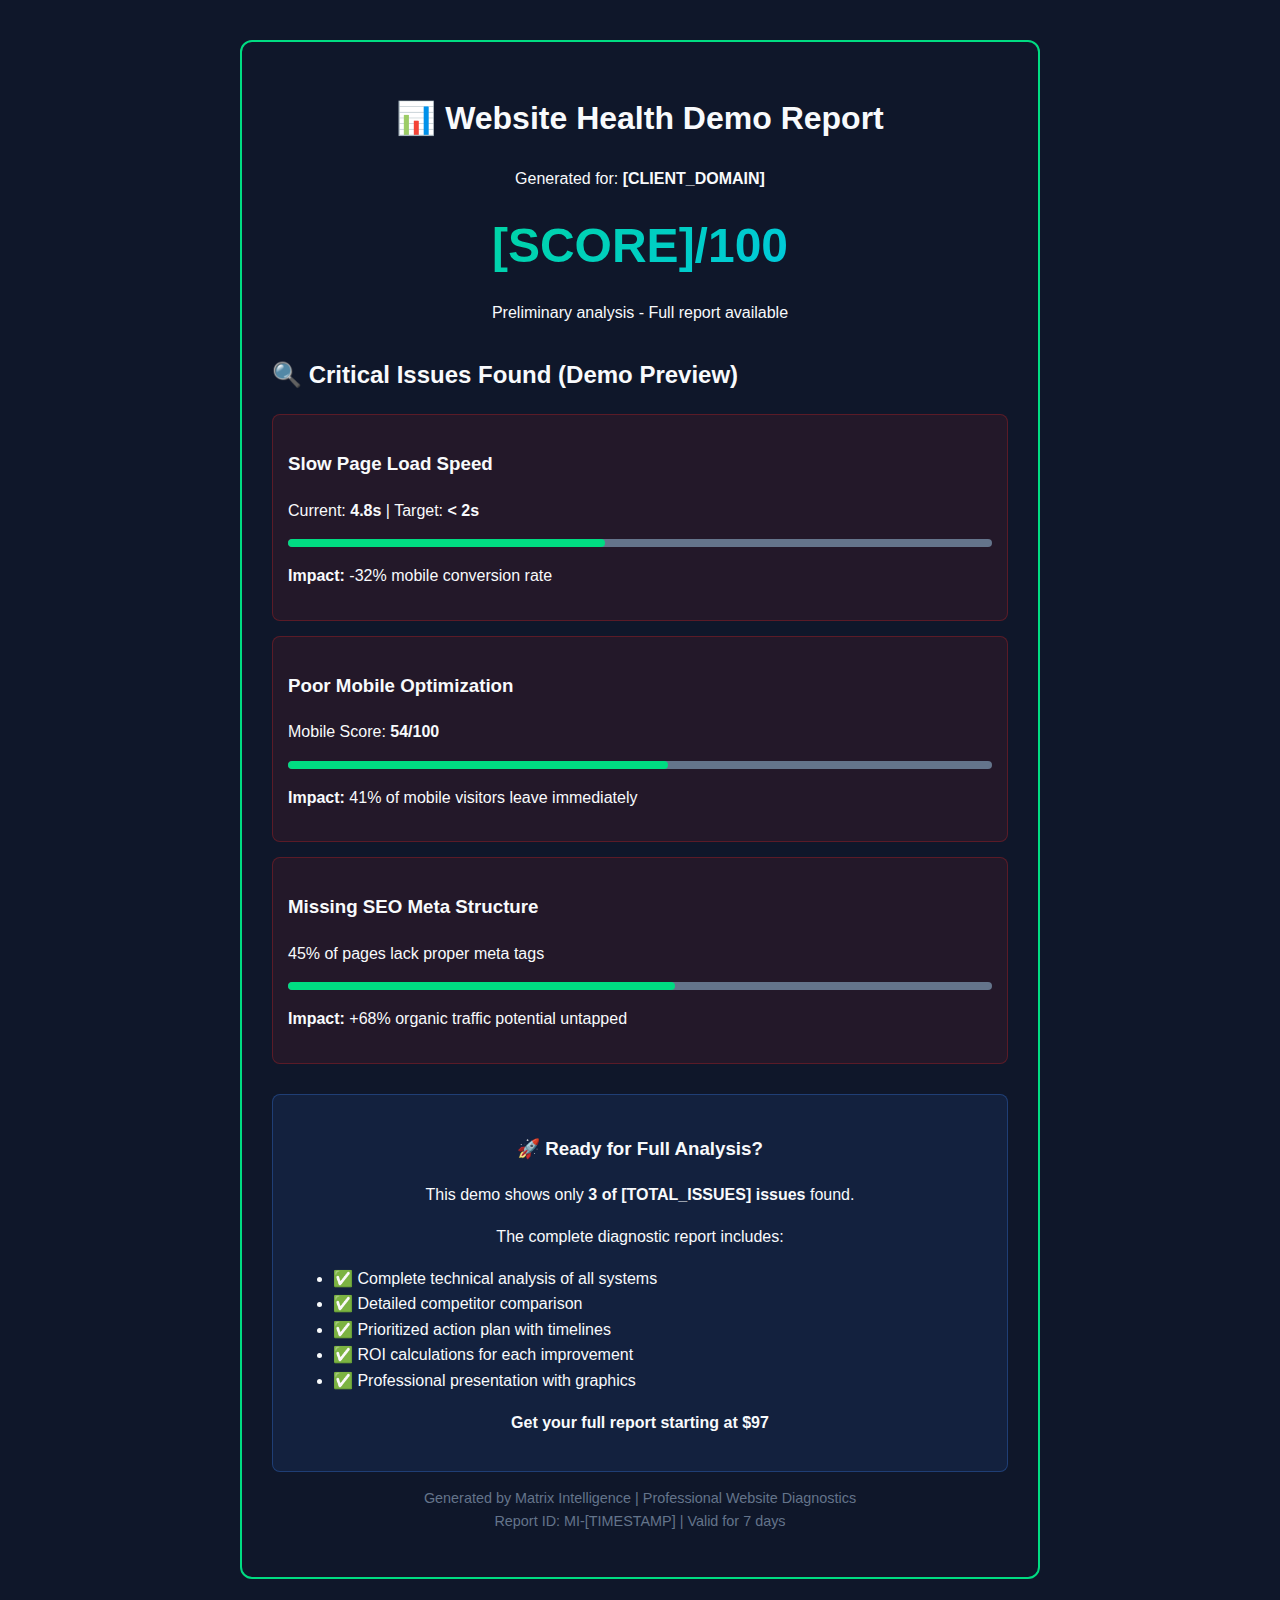
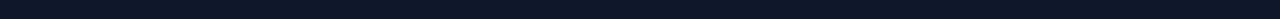
<file: demo-templates/basic-demo-template.html>
<!DOCTYPE html>
<html lang="en">
<head>
    <meta charset="UTF-8">
    <meta name="viewport" content="width=device-width, initial-scale=1.0">
    <title>Demo Report - [CLIENT_DOMAIN]</title>
    <style>
        :root {
            --matrix-primary: #00dc82;
            --matrix-dark: #0f172a;
            --matrix-light: #f8fafc;
            --matrix-gray: #64748b;
        }
        
        body {
            font-family: 'Inter', sans-serif;
            background: var(--matrix-dark);
            color: var(--matrix-light);
            line-height: 1.6;
            padding: 20px;
            max-width: 800px;
            margin: 0 auto;
        }
        
        .demo-report {
            background: rgba(15, 23, 42, 0.9);
            border: 2px solid var(--matrix-primary);
            border-radius: 12px;
            padding: 30px;
            margin: 20px 0;
        }
        
        .header {
            text-align: center;
            margin-bottom: 30px;
        }
        
        .health-score {
            font-size: 3rem;
            font-weight: bold;
            background: linear-gradient(135deg, #00dc82, #00c2ff);
            -webkit-background-clip: text;
            -webkit-text-fill-color: transparent;
            margin: 10px 0;
        }
        
        .issue-card {
            background: rgba(220, 38, 38, 0.1);
            border: 1px solid rgba(220, 38, 38, 0.3);
            border-radius: 8px;
            padding: 15px;
            margin: 15px 0;
        }
        
        .metric-bar {
            background: var(--matrix-gray);
            height: 8px;
            border-radius: 4px;
            margin: 10px 0;
            overflow: hidden;
        }
        
        .metric-fill {
            background: var(--matrix-primary);
            height: 100%;
            border-radius: 4px;
        }
        
        .cta-box {
            background: rgba(59, 130, 246, 0.1);
            border: 1px solid rgba(59, 130, 246, 0.3);
            border-radius: 8px;
            padding: 20px;
            text-align: center;
            margin-top: 30px;
        }
    </style>
</head>
<body>
    <div class="demo-report">
        <div class="header">
            <h1>📊 Website Health Demo Report</h1>
            <p>Generated for: <strong>[CLIENT_DOMAIN]</strong></p>
            <div class="health-score">[SCORE]/100</div>
            <p>Preliminary analysis - Full report available</p>
        </div>
        
        <div class="issues-section">
            <h2>🔍 Critical Issues Found (Demo Preview)</h2>
            
            <div class="issue-card">
                <h3>Slow Page Load Speed</h3>
                <p>Current: <strong>4.8s</strong> | Target: <strong>&lt; 2s</strong></p>
                <div class="metric-bar">
                    <div class="metric-fill" style="width: 45%"></div>
                </div>
                <p><strong>Impact:</strong> -32% mobile conversion rate</p>
            </div>
            
            <div class="issue-card">
                <h3>Poor Mobile Optimization</h3>
                <p>Mobile Score: <strong>54/100</strong></p>
                <div class="metric-bar">
                    <div class="metric-fill" style="width: 54%"></div>
                </div>
                <p><strong>Impact:</strong> 41% of mobile visitors leave immediately</p>
            </div>
            
            <div class="issue-card">
                <h3>Missing SEO Meta Structure</h3>
                <p>45% of pages lack proper meta tags</p>
                <div class="metric-bar">
                    <div class="metric-fill" style="width: 55%"></div>
                </div>
                <p><strong>Impact:</strong> +68% organic traffic potential untapped</p>
            </div>
        </div>
        
        <div class="cta-box">
            <h3>🚀 Ready for Full Analysis?</h3>
            <p>This demo shows only <strong>3 of [TOTAL_ISSUES] issues</strong> found.</p>
            <p>The complete diagnostic report includes:</p>
            <ul style="text-align: left;">
                <li>✅ Complete technical analysis of all systems</li>
                <li>✅ Detailed competitor comparison</li>
                <li>✅ Prioritized action plan with timelines</li>
                <li>✅ ROI calculations for each improvement</li>
                <li>✅ Professional presentation with graphics</li>
            </ul>
            <p><strong>Get your full report starting at $97</strong></p>
        </div>
        
        <div class="footer">
            <p style="text-align: center; color: var(--matrix-gray); font-size: 0.9rem;">
                Generated by Matrix Intelligence | Professional Website Diagnostics<br>
                Report ID: MI-[TIMESTAMP] | Valid for 7 days
            </p>
        </div>
    </div>
</body>
</html>
</file>
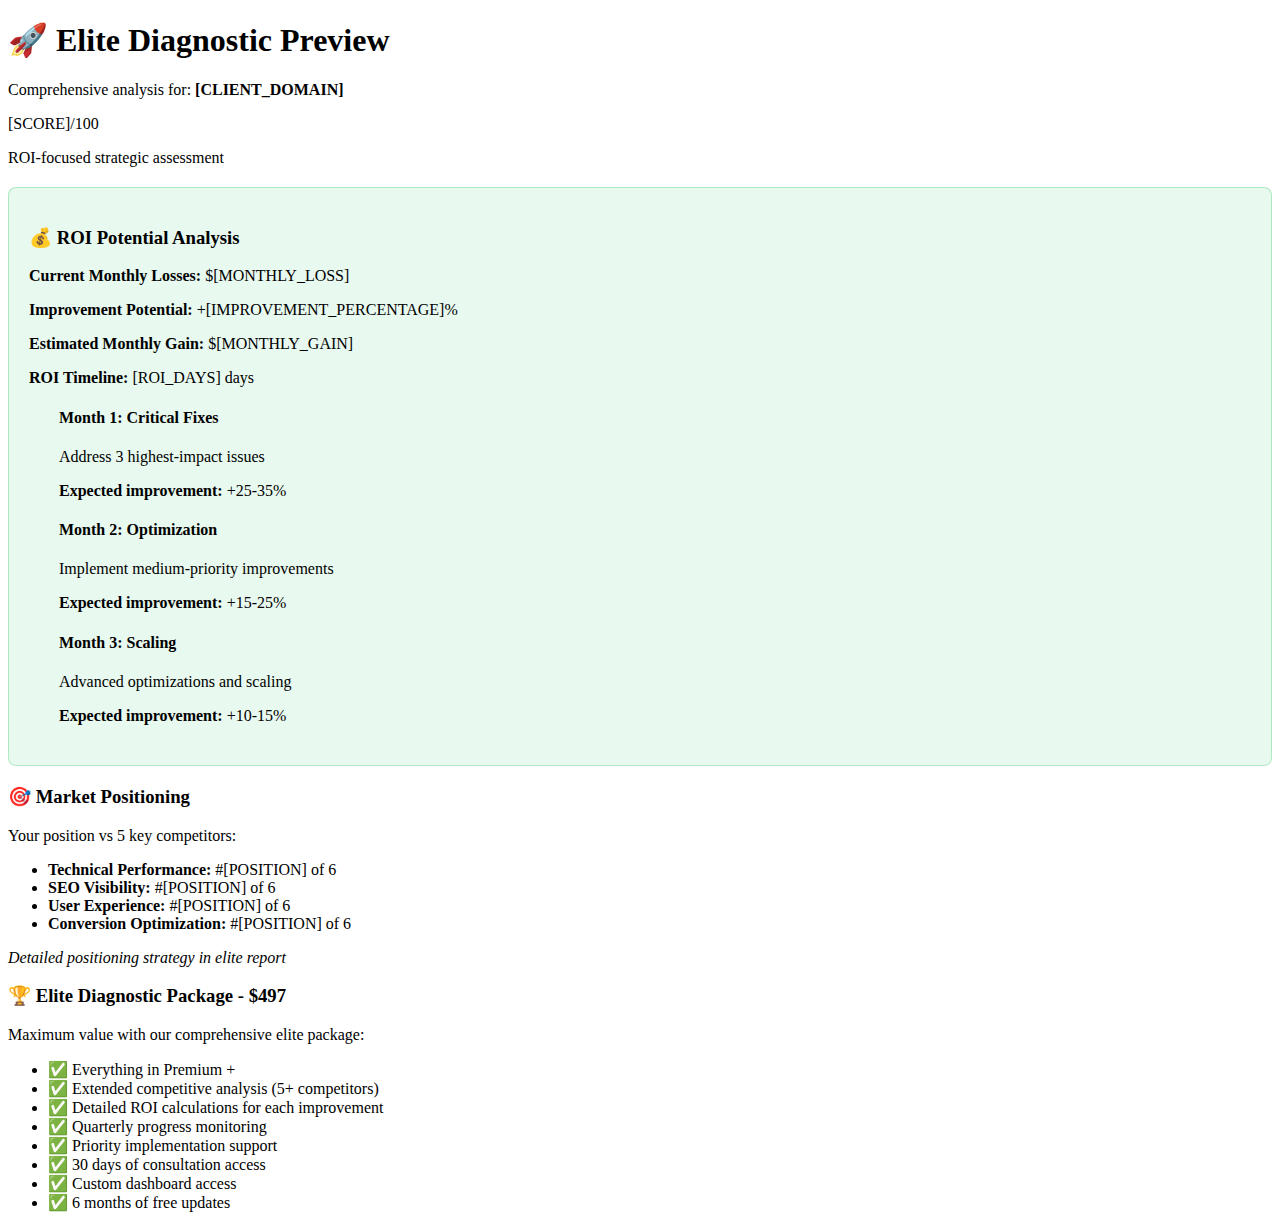
<file: demo-templates/elite-demo-template.html>
<!DOCTYPE html>
<html lang="en">
<head>
    <meta charset="UTF-8">
    <meta name="viewport" content="width=device-width, initial-scale=1.0">
    <title>Elite Demo - [CLIENT_DOMAIN]</title>
    <style>
        .roi-calculator {
            background: rgba(34, 197, 94, 0.1);
            border: 1px solid rgba(34, 197, 94, 0.3);
            border-radius: 8px;
            padding: 20px;
            margin: 20px 0;
        }
        
        .timeline {
            position: relative;
            padding-left: 30px;
            margin: 20px 0;
        }
        
        .timeline::before {
            content: '';
            position: absolute;
            left: 10px;
            top: 0;
            bottom: 0;
            width: 2px;
            background: var(--matrix-primary);
        }
        
        .timeline-item {
            position: relative;
            margin-bottom: 20px;
        }
        
        .timeline-item::before {
            content: '';
            position: absolute;
            left: -25px;
            top: 5px;
            width: 12px;
            height: 12px;
            border-radius: 50%;
            background: var(--matrix-primary);
        }
    </style>
</head>
<body>
    <div class="demo-report">
        <div class="header">
            <h1>🚀 Elite Diagnostic Preview</h1>
            <p>Comprehensive analysis for: <strong>[CLIENT_DOMAIN]</strong></p>
            <div class="health-score">[SCORE]/100</div>
            <p>ROI-focused strategic assessment</p>
        </div>
        
        <div class="roi-calculator">
            <h3>💰 ROI Potential Analysis</h3>
            <p><strong>Current Monthly Losses:</strong> $[MONTHLY_LOSS]</p>
            <p><strong>Improvement Potential:</strong> +[IMPROVEMENT_PERCENTAGE]%</p>
            <p><strong>Estimated Monthly Gain:</strong> $[MONTHLY_GAIN]</p>
            <p><strong>ROI Timeline:</strong> [ROI_DAYS] days</p>
            
            <div class="timeline">
                <div class="timeline-item">
                    <h4>Month 1: Critical Fixes</h4>
                    <p>Address 3 highest-impact issues</p>
                    <p><strong>Expected improvement:</strong> +25-35%</p>
                </div>
                <div class="timeline-item">
                    <h4>Month 2: Optimization</h4>
                    <p>Implement medium-priority improvements</p>
                    <p><strong>Expected improvement:</strong> +15-25%</p>
                </div>
                <div class="timeline-item">
                    <h4>Month 3: Scaling</h4>
                    <p>Advanced optimizations and scaling</p>
                    <p><strong>Expected improvement:</strong> +10-15%</p>
                </div>
            </div>
        </div>
        
        <div class="competitor-analysis">
            <h3>🎯 Market Positioning</h3>
            <p>Your position vs 5 key competitors:</p>
            <ul>
                <li><strong>Technical Performance:</strong> #[POSITION] of 6</li>
                <li><strong>SEO Visibility:</strong> #[POSITION] of 6</li>
                <li><strong>User Experience:</strong> #[POSITION] of 6</li>
                <li><strong>Conversion Optimization:</strong> #[POSITION] of 6</li>
            </ul>
            <p><em>Detailed positioning strategy in elite report</em></p>
        </div>
        
        <div class="cta-box">
            <h3>🏆 Elite Diagnostic Package - $497</h3>
            <p>Maximum value with our comprehensive elite package:</p>
            <ul>
                <li>✅ Everything in Premium +</li>
                <li>✅ Extended competitive analysis (5+ competitors)</li>
                <li>✅ Detailed ROI calculations for each improvement</li>
                <li>✅ Quarterly progress monitoring</li>
                <li>✅ Priority implementation support</li>
                <li>✅ 30 days of consultation access</li>
                <li>✅ Custom dashboard access</li>
                <li>✅ 6 months of free updates</li>
            </ul>
        </div>
    </div>
</body>
</html>
</file>
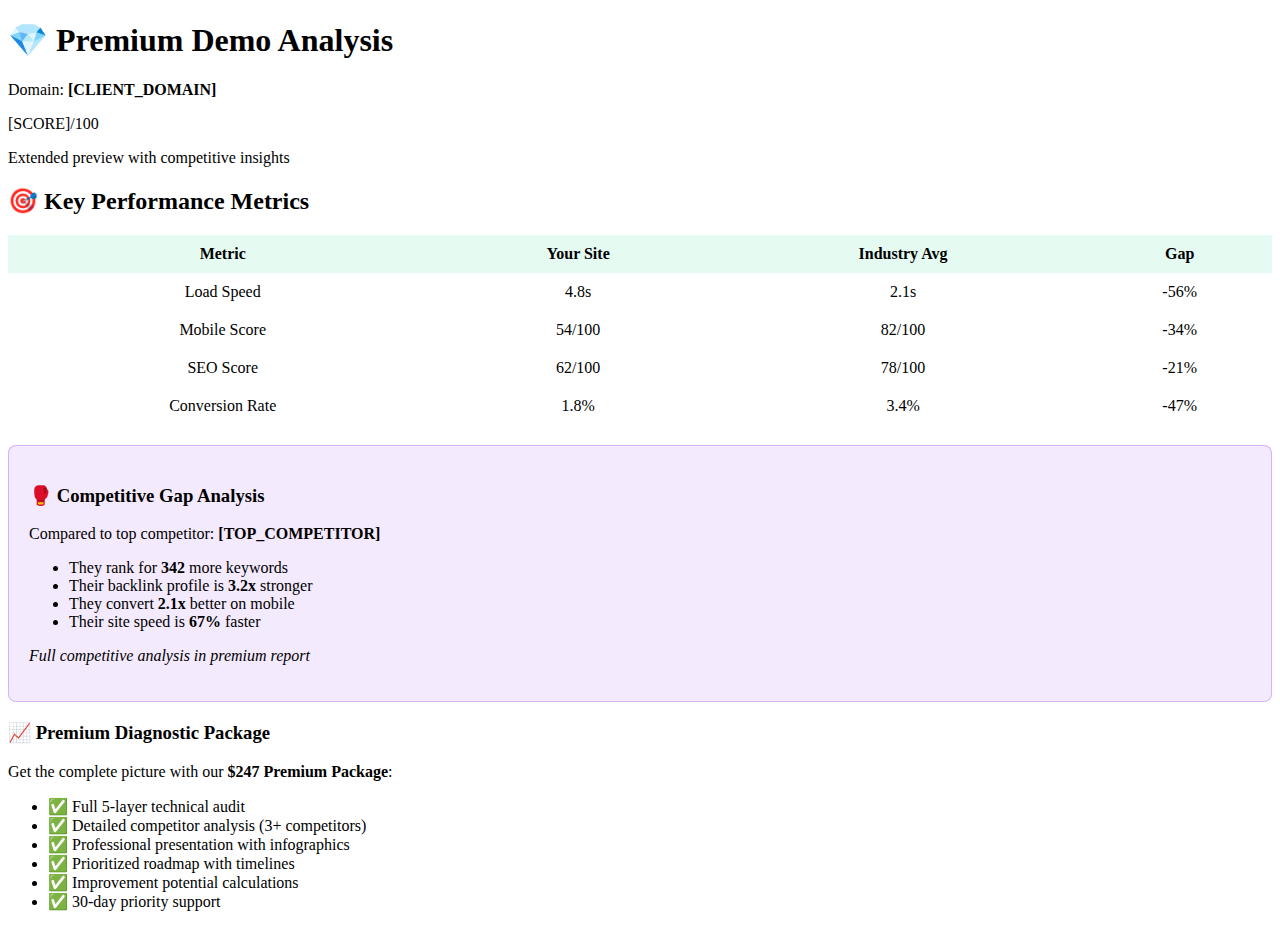
<file: demo-templates/premium-demo-template.html>
<!DOCTYPE html>
<html lang="en">
<head>
    <meta charset="UTF-8">
    <meta name="viewport" content="width=device-width, initial-scale=1.0">
    <title>Premium Demo - [CLIENT_DOMAIN]</title>
    <style>
        /* Same styles as basic template, extended */
        .comparison-table {
            width: 100%;
            border-collapse: collapse;
            margin: 20px 0;
        }
        
        .comparison-table th, .comparison-table td {
            border: 1px solid var(--matrix-gray);
            padding: 10px;
            text-align: center;
        }
        
        .comparison-table th {
            background: rgba(0, 220, 130, 0.1);
        }
        
        .competitor-analysis {
            background: rgba(147, 51, 234, 0.1);
            border: 1px solid rgba(147, 51, 234, 0.3);
            border-radius: 8px;
            padding: 20px;
            margin: 20px 0;
        }
    </style>
</head>
<body>
    <div class="demo-report">
        <div class="header">
            <h1>💎 Premium Demo Analysis</h1>
            <p>Domain: <strong>[CLIENT_DOMAIN]</strong></p>
            <div class="health-score">[SCORE]/100</div>
            <p>Extended preview with competitive insights</p>
        </div>
        
        <div class="issues-section">
            <h2>🎯 Key Performance Metrics</h2>
            
            <table class="comparison-table">
                <tr>
                    <th>Metric</th>
                    <th>Your Site</th>
                    <th>Industry Avg</th>
                    <th>Gap</th>
                </tr>
                <tr>
                    <td>Load Speed</td>
                    <td>4.8s</td>
                    <td>2.1s</td>
                    <td>-56%</td>
                </tr>
                <tr>
                    <td>Mobile Score</td>
                    <td>54/100</td>
                    <td>82/100</td>
                    <td>-34%</td>
                </tr>
                <tr>
                    <td>SEO Score</td>
                    <td>62/100</td>
                    <td>78/100</td>
                    <td>-21%</td>
                </tr>
                <tr>
                    <td>Conversion Rate</td>
                    <td>1.8%</td>
                    <td>3.4%</td>
                    <td>-47%</td>
                </tr>
            </table>
        </div>
        
        <div class="competitor-analysis">
            <h3>🥊 Competitive Gap Analysis</h3>
            <p>Compared to top competitor: <strong>[TOP_COMPETITOR]</strong></p>
            <ul>
                <li>They rank for <strong>342</strong> more keywords</li>
                <li>Their backlink profile is <strong>3.2x</strong> stronger</li>
                <li>They convert <strong>2.1x</strong> better on mobile</li>
                <li>Their site speed is <strong>67%</strong> faster</li>
            </ul>
            <p><em>Full competitive analysis in premium report</em></p>
        </div>
        
        <div class="cta-box">
            <h3>📈 Premium Diagnostic Package</h3>
            <p>Get the complete picture with our <strong>$247 Premium Package</strong>:</p>
            <ul>
                <li>✅ Full 5-layer technical audit</li>
                <li>✅ Detailed competitor analysis (3+ competitors)</li>
                <li>✅ Professional presentation with infographics</li>
                <li>✅ Prioritized roadmap with timelines</li>
                <li>✅ Improvement potential calculations</li>
                <li>✅ 30-day priority support</li>
            </ul>
        </div>
    </div>
</body>
</html>
</file>
